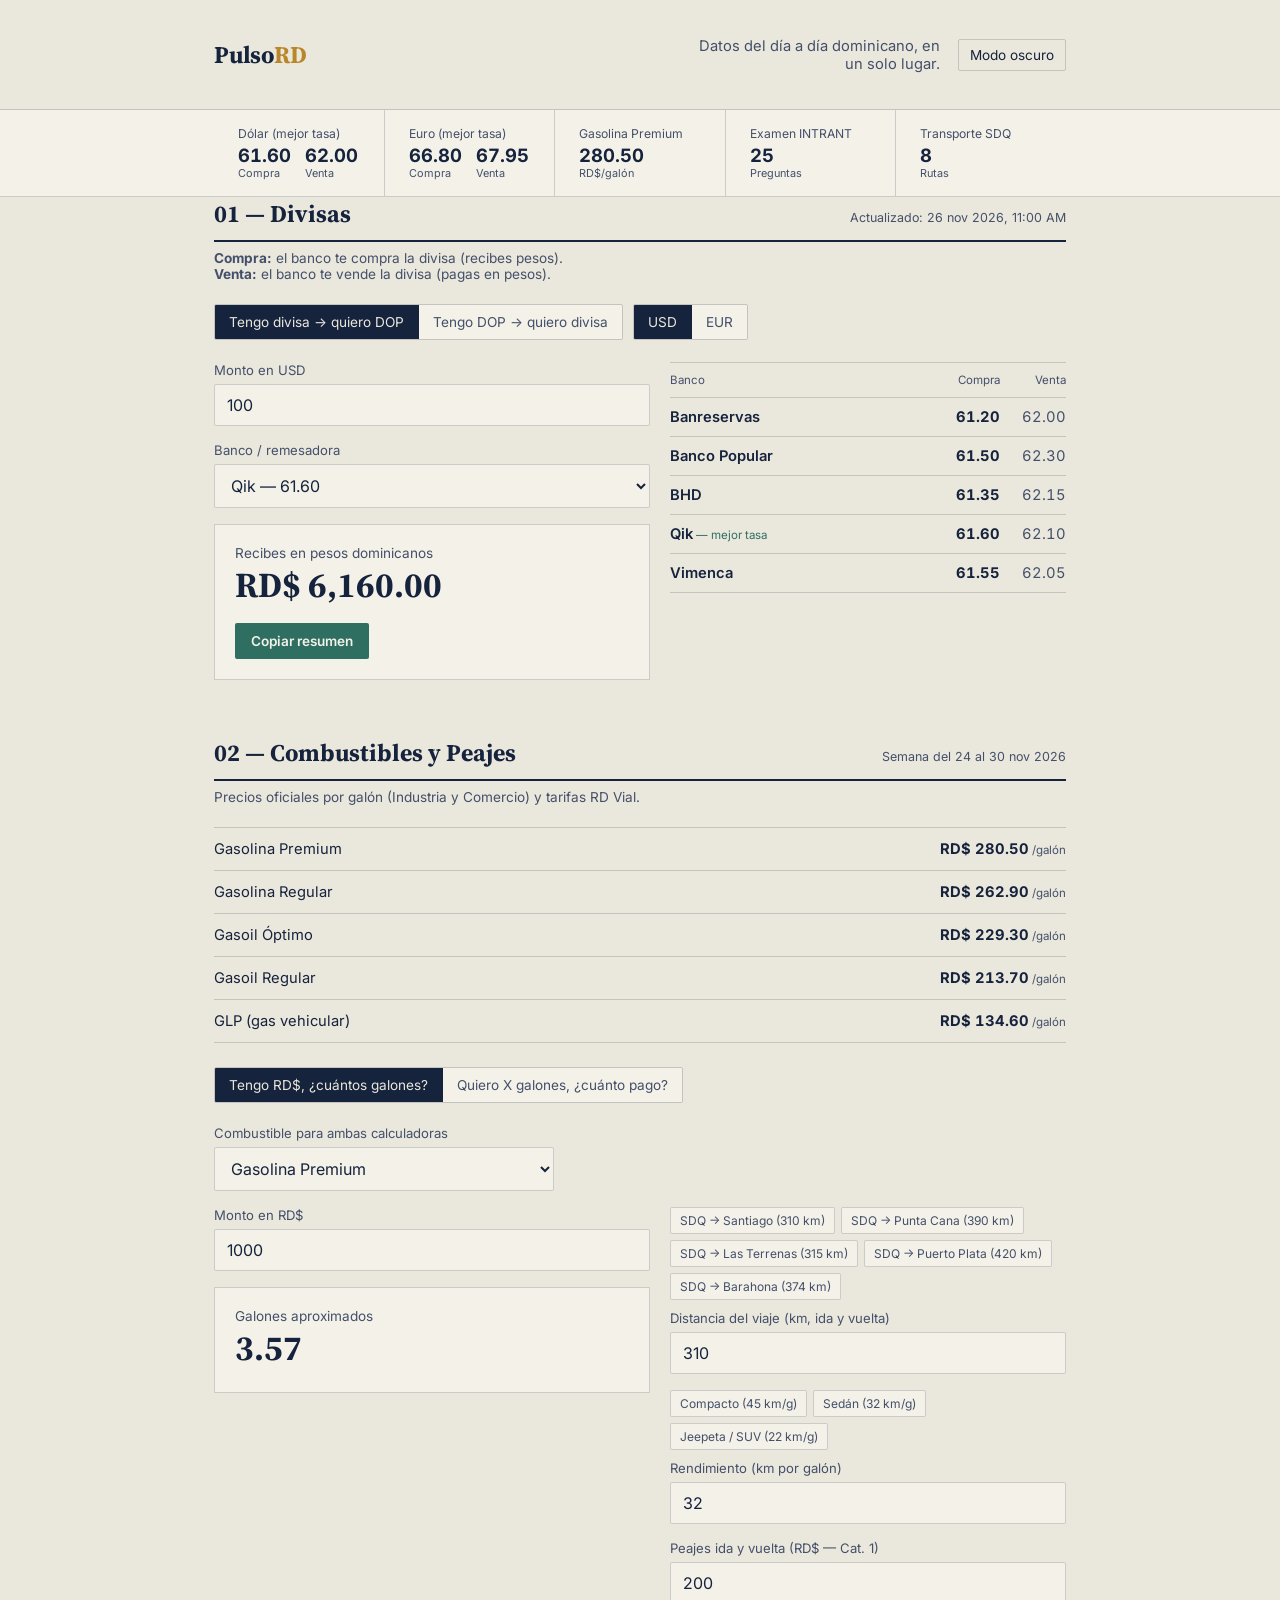
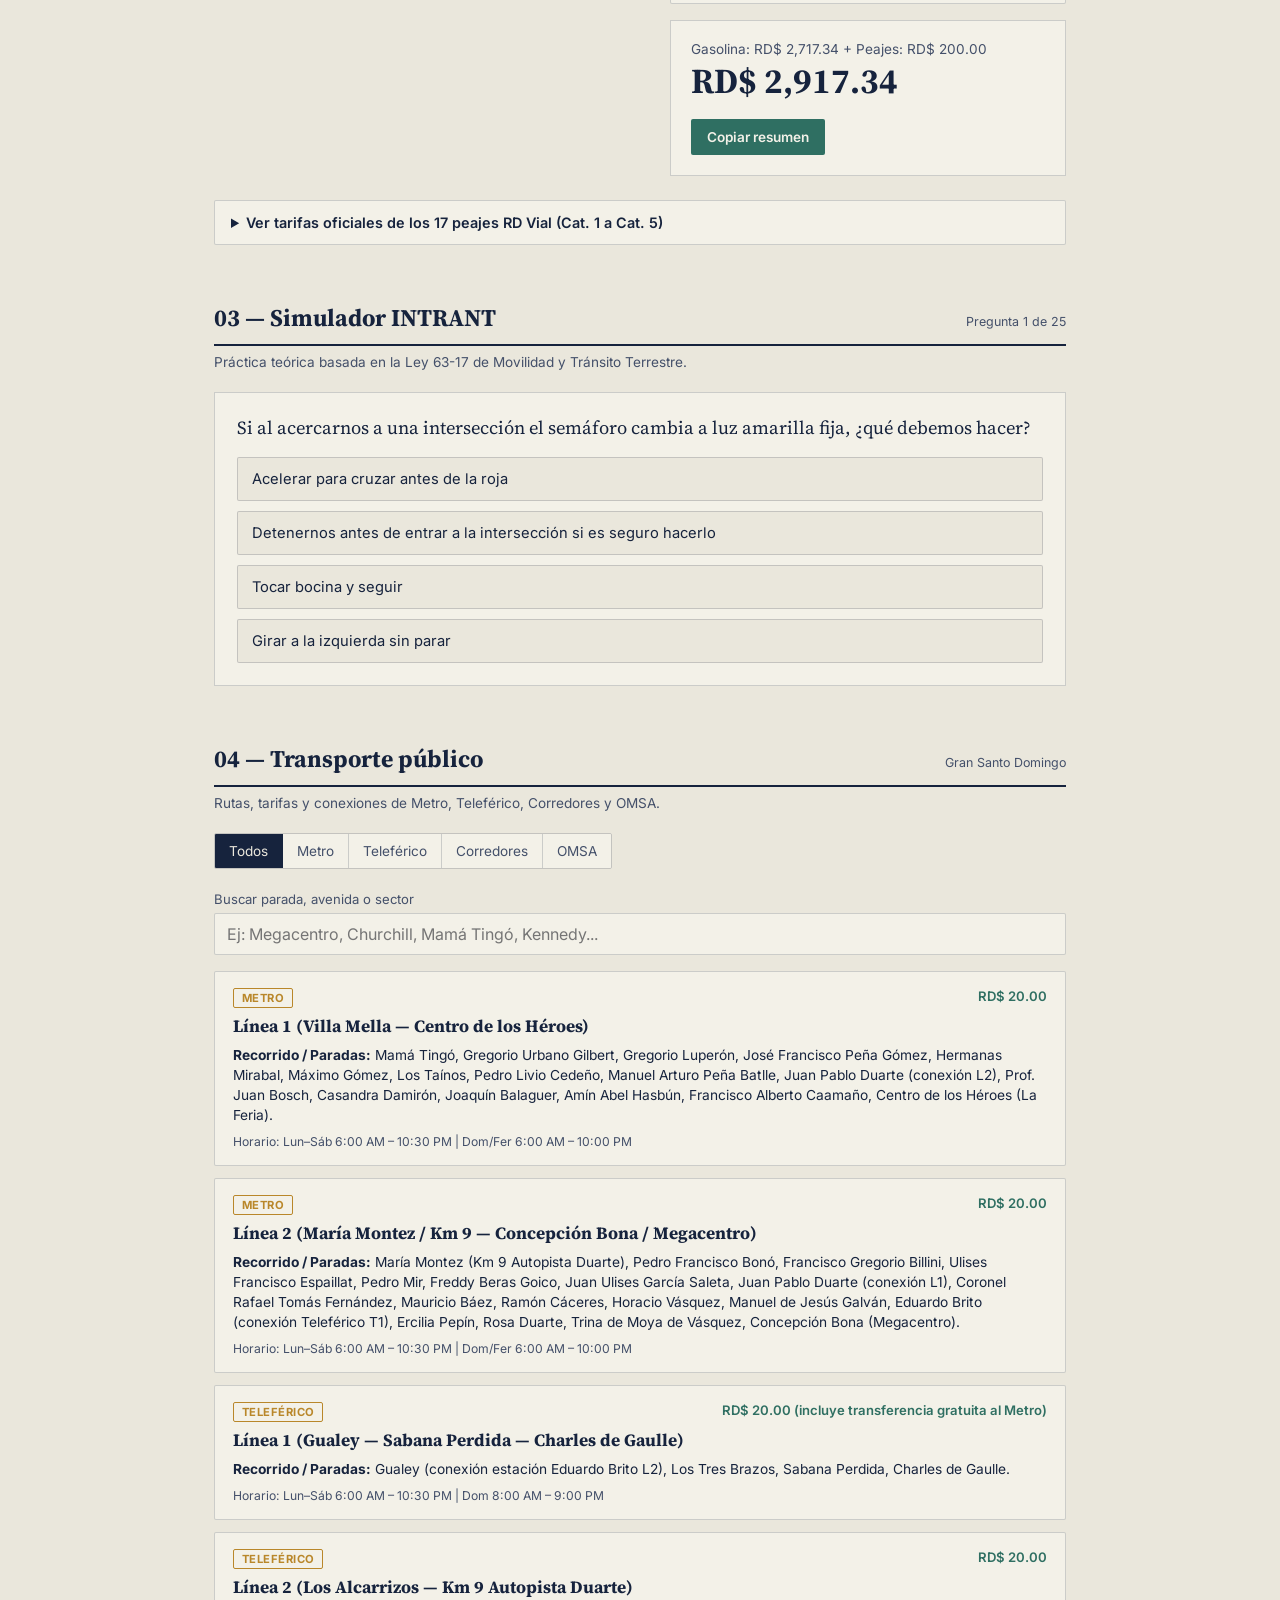
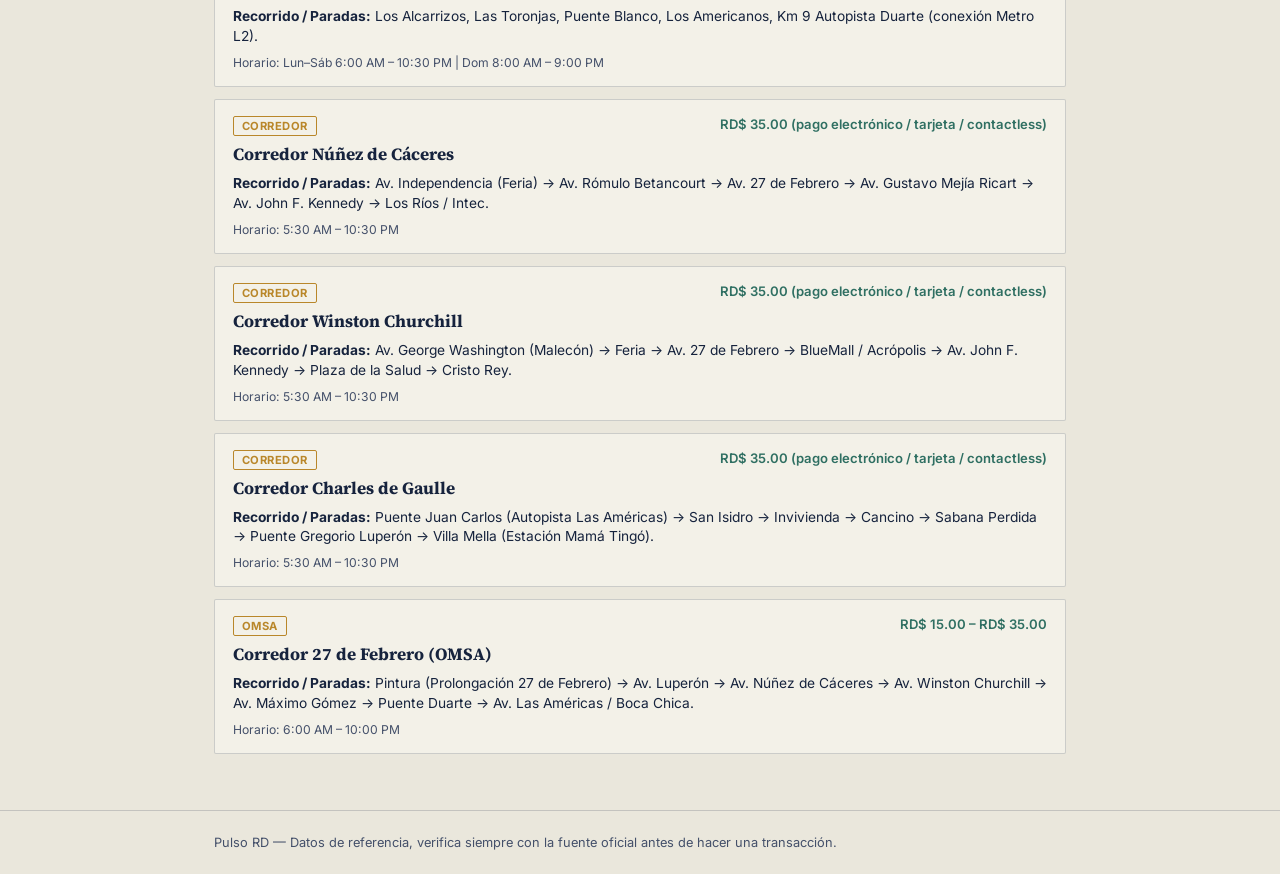
<file: index.html>
<!doctype html>
<html lang="es">
  <head>
    <meta charset="UTF-8" />
    <meta
      name="viewport"
      content="width=device-width, initial-scale=1, viewport-fit=cover"
    />
    <title>
      Pulso RD — Divisas, Combustibles, Peajes, INTRANT y Transporte en RD
    </title>
    <meta
      name="description"
      content="Consulta las tasas del dólar y euro por banco en República Dominicana, precios de combustibles y los 17 peajes RD Vial, simulador teórico INTRANT y rutas de transporte público."
    />
    <meta name="theme-color" content="#16233D" />
    <meta
      name="google-site-verification"
      content="N6BJNzlX5r4qp-QN3azpFj_pP9UmN_sOT3diTrfNflU"
    />
    <link rel="canonical" href="https://nutriasuave.github.io/pulso-rd/" />
    <link rel="icon" type="image/svg+xml" href="favicon.svg" />
    <link rel="apple-touch-icon" href="apple-touch-icon.png" />
    <link rel="manifest" href="manifest.json" />
    <meta name="mobile-web-app-capable" content="yes" />
    <meta name="apple-mobile-web-app-capable" content="yes" />
    <meta
      name="apple-mobile-web-app-status-bar-style"
      content="black-translucent"
    />
    <meta name="apple-mobile-web-app-title" content="Pulso RD" />

    <!-- Vista previa profesional al compartir en WhatsApp y redes -->
    <meta property="og:type" content="website" />
    <meta property="og:site_name" content="Pulso RD" />
    <meta
      property="og:title"
      content="Pulso RD — Herramientas y datos del día a día dominicano"
    />
    <meta
      property="og:description"
      content="Comparador de tasas USD/EUR por banco, calculadora de combustibles y los 17 peajes RD Vial, examen práctico INTRANT y rutas de transporte público."
    />
    <meta property="og:url" content="https://nutriasuave.github.io/pulso-rd/" />
    <meta
      property="og:image"
      content="https://nutriasuave.github.io/pulso-rd/og-image.png"
    />
    <meta property="og:image:width" content="1200" />
    <meta property="og:image:height" content="630" />
    <meta name="twitter:card" content="summary_large_image" />

    <link rel="preconnect" href="https://fonts.googleapis.com" />
    <link rel="preconnect" href="https://fonts.gstatic.com" crossorigin />
    <link
      href="https://fonts.googleapis.com/css2?family=Source+Serif+4:opsz,wght@8..60,500;8..60,700&family=Inter:wght@400;500;600;700&display=swap"
      rel="stylesheet"
    />
    <style>
      :root {
        --paper: #eae7dc;
        --paper-raised: #f3f1e8;
        --ink: #16233d;
        --ink-soft: #44506a;
        --gold: #b9872a;
        --sea: #2f6f62;
        --danger: #b04a3c;
        --line: rgba(22, 35, 61, 0.18);
        --radius: 2px;
        color-scheme: light;
      }
      @media (prefers-color-scheme: dark) {
        :root:not([data-theme="light"]) {
          --paper: #141a24;
          --paper-raised: #1b2230;
          --ink: #ece7da;
          --ink-soft: #aeb6c6;
          --gold: #d9a94a;
          --sea: #5fa396;
          --danger: #d97365;
          --line: rgba(236, 231, 218, 0.18);
          color-scheme: dark;
        }
      }
      :root[data-theme="dark"] {
        --paper: #141a24;
        --paper-raised: #1b2230;
        --ink: #ece7da;
        --ink-soft: #aeb6c6;
        --gold: #d9a94a;
        --sea: #5fa396;
        --danger: #d97365;
        --line: rgba(236, 231, 218, 0.18);
        color-scheme: dark;
      }
      * {
        box-sizing: border-box;
      }
      html {
        scroll-behavior: smooth;
      }
      html,
      body {
        margin: 0;
        padding: 0;
        background: var(--paper);
        color: var(--ink);
      }
      body {
        font-family: "Inter", sans-serif;
        padding-top: env(safe-area-inset-top, 0px);
        padding-bottom: env(safe-area-inset-bottom, 0px);
        -webkit-font-smoothing: antialiased;
      }
      h1,
      h2,
      h3 {
        font-family: "Source Serif 4", serif;
        margin: 0;
        font-weight: 700;
      }
      .wrap {
        max-width: 900px;
        margin: 0 auto;
        padding: 0 24px;
      }

      header.top {
        border-bottom: 1px solid var(--line);
        padding: 22px 0;
      }
      .brandrow {
        display: flex;
        align-items: center;
        justify-content: space-between;
        gap: 16px;
        flex-wrap: wrap;
      }
      .brand {
        font-size: 1.5rem;
        letter-spacing: -0.01em;
      }
      .brand em {
        font-style: normal;
        color: var(--gold);
      }
      .headerRight {
        display: flex;
        align-items: center;
        gap: 18px;
      }
      .tagline {
        color: var(--ink-soft);
        font-size: 0.92rem;
        max-width: 28ch;
        text-align: right;
      }
      .themeBtn {
        background: none;
        border: 1px solid var(--line);
        color: var(--ink);
        border-radius: var(--radius);
        padding: 7px 11px;
        font-family: "Inter", sans-serif;
        font-size: 0.85rem;
        cursor: pointer;
        flex-shrink: 0;
      }
      .themeBtn:hover {
        border-color: var(--gold);
      }

      .ticker {
        border-bottom: 1px solid var(--line);
        background: var(--paper-raised);
      }
      .ticker-row {
        display: flex;
        overflow-x: auto;
      }
      .tick {
        flex: 1 1 0;
        min-width: 170px;
        padding: 16px 24px;
        border-right: 1px solid var(--line);
        text-decoration: none;
        color: inherit;
        display: block;
      }
      .tick:hover {
        background: rgba(185, 135, 42, 0.08);
      }
      .tick:last-child {
        border-right: none;
      }
      .tick .label {
        font-size: 0.76rem;
        color: var(--ink-soft);
      }
      .tick .pair {
        display: flex;
        gap: 14px;
        margin-top: 3px;
        font-variant-numeric: tabular-nums;
      }
      .tick .pair .v {
        font-weight: 700;
        font-size: 1.15rem;
      }
      .tick .pair .k {
        font-size: 0.68rem;
        color: var(--ink-soft);
        display: block;
        font-weight: 400;
      }

      main {
        padding: 40px 0 80px;
      }
      section {
        margin-bottom: 56px;
        scroll-margin-top: 20px;
      }
      .section-head {
        display: flex;
        align-items: baseline;
        justify-content: space-between;
        border-bottom: 2px solid var(--ink);
        padding-bottom: 10px;
        margin-bottom: 8px;
        flex-wrap: wrap;
        gap: 6px;
      }
      .section-head h2 {
        font-size: 1.5rem;
      }
      .section-head .note {
        font-size: 0.78rem;
        color: var(--ink-soft);
      }
      .section-sub {
        font-size: 0.85rem;
        color: var(--ink-soft);
        margin: 0 0 22px;
      }

      .toggles {
        display: flex;
        gap: 10px;
        flex-wrap: wrap;
        margin-bottom: 22px;
      }
      .toggle-group {
        display: inline-flex;
        border: 1px solid var(--line);
        border-radius: var(--radius);
        overflow: hidden;
      }
      .toggle-group button {
        background: var(--paper-raised);
        color: var(--ink-soft);
        border: none;
        padding: 9px 14px;
        font-family: "Inter", sans-serif;
        font-size: 0.85rem;
        cursor: pointer;
        border-right: 1px solid var(--line);
      }
      .toggle-group button:last-child {
        border-right: none;
      }
      .toggle-group button.active {
        background: var(--ink);
        color: var(--paper);
      }

      .calc {
        display: grid;
        grid-template-columns: 1fr;
        gap: 20px;
      }
      @media (min-width: 640px) {
        .calc {
          grid-template-columns: 1.1fr 1fr;
        }
      }
      .field {
        margin-bottom: 16px;
      }
      label {
        display: block;
        font-size: 0.82rem;
        color: var(--ink-soft);
        margin-bottom: 6px;
      }
      input,
      select {
        width: 100%;
        font-family: "Inter", sans-serif;
        font-size: 1rem;
        padding: 10px 12px;
        background: var(--paper-raised);
        border: 1px solid var(--line);
        border-radius: var(--radius);
        color: var(--ink);
      }
      input:focus,
      select:focus {
        outline: 2px solid var(--gold);
        outline-offset: 1px;
      }

      .bank-rates {
        border-top: 1px solid var(--line);
      }
      .head-row,
      .bank-row {
        display: grid;
        grid-template-columns: 1fr 54px 54px;
        align-items: center;
        gap: 12px;
        padding: 10px 0;
        border-bottom: 1px solid var(--line);
      }
      .head-row {
        font-size: 0.72rem;
        color: var(--ink-soft);
      }
      .head-row span:not(:first-child),
      .bank-row .num {
        text-align: right;
        font-variant-numeric: tabular-nums;
      }
      .bank-row {
        font-size: 0.92rem;
      }
      .bank-row .name {
        font-weight: 600;
      }
      .bank-row .num.used {
        color: var(--ink);
        font-weight: 700;
      }
      .bank-row .num:not(.used) {
        color: var(--ink-soft);
      }
      .bank-row.best .name::after {
        content: " — mejor tasa";
        font-weight: 400;
        color: var(--sea);
        font-size: 0.72rem;
      }

      .result {
        background: var(--paper-raised);
        border: 1px solid var(--line);
        padding: 20px;
        margin-top: 4px;
      }
      .result .big {
        font-family: "Source Serif 4", serif;
        font-size: 2.2rem;
        font-weight: 700;
        font-variant-numeric: tabular-nums;
      }
      .result .small {
        color: var(--ink-soft);
        font-size: 0.85rem;
      }
      .shareBtn,
      .quizBtn {
        margin-top: 14px;
        background: var(--sea);
        color: var(--paper-raised);
        border: none;
        padding: 10px 16px;
        border-radius: var(--radius);
        font-family: "Inter", sans-serif;
        font-size: 0.85rem;
        font-weight: 600;
        cursor: pointer;
      }
      .shareBtn:hover,
      .quizBtn:hover {
        opacity: 0.9;
      }
      .shareBtn.copied {
        background: var(--gold);
      }

      .fuel-table {
        border-top: 1px solid var(--line);
        margin-bottom: 24px;
      }
      .fuel-row {
        display: grid;
        grid-template-columns: 1fr 140px;
        gap: 12px;
        padding: 12px 0;
        border-bottom: 1px solid var(--line);
        font-size: 0.92rem;
      }
      .fuel-row .price {
        text-align: right;
        font-weight: 700;
        font-variant-numeric: tabular-nums;
        white-space: nowrap;
      }
      .fuel-row .unit {
        font-size: 0.72rem;
        color: var(--ink-soft);
        font-weight: 400;
      }

      .chips {
        display: flex;
        flex-wrap: wrap;
        gap: 6px;
        margin-bottom: 10px;
      }
      .chip {
        background: var(--paper-raised);
        border: 1px solid var(--line);
        color: var(--ink-soft);
        padding: 5px 9px;
        font-size: 0.75rem;
        border-radius: var(--radius);
        cursor: pointer;
        font-family: "Inter", sans-serif;
      }
      .chip:hover {
        border-color: var(--gold);
        color: var(--ink);
      }

      /* ---------- Tabla de los 17 Peajes RD Vial ---------- */
      .toll-details {
        margin-top: 24px;
        border: 1px solid var(--line);
        background: var(--paper-raised);
        border-radius: var(--radius);
      }
      .toll-details summary {
        padding: 13px 16px;
        font-weight: 600;
        font-size: 0.9rem;
        cursor: pointer;
        color: var(--ink);
      }
      .toll-details summary:hover {
        color: var(--gold);
      }
      .toll-wrap {
        overflow-x: auto;
        border-top: 1px solid var(--line);
      }
      .toll-table {
        width: 100%;
        border-collapse: collapse;
        font-size: 0.84rem;
        min-width: 540px;
      }
      .toll-table th,
      .toll-table td {
        padding: 9px 12px;
        border-bottom: 1px solid var(--line);
        text-align: right;
        font-variant-numeric: tabular-nums;
      }
      .toll-table th:first-child,
      .toll-table td:first-child {
        text-align: left;
        font-weight: 500;
      }
      .toll-table th {
        font-size: 0.74rem;
        color: var(--ink-soft);
        background: var(--paper);
      }
      .toll-table th small {
        font-weight: 400;
        font-size: 0.66rem;
      }
      .toll-corridor td {
        background: rgba(185, 135, 42, 0.1);
        font-weight: 700 !important;
        color: var(--gold);
        font-size: 0.76rem;
        text-transform: uppercase;
        letter-spacing: 0.04em;
      }

      /* ---------- 03 Simulador INTRANT ---------- */
      .quiz-box {
        background: var(--paper-raised);
        border: 1px solid var(--line);
        padding: 22px;
      }
      .quiz-q {
        font-family: "Source Serif 4", serif;
        font-size: 1.15rem;
        margin-bottom: 16px;
        line-height: 1.4;
      }
      .quiz-opts {
        display: flex;
        flex-direction: column;
        gap: 10px;
      }
      .quiz-opt {
        text-align: left;
        background: var(--paper);
        border: 1px solid var(--line);
        color: var(--ink);
        padding: 12px 14px;
        font-family: "Inter", sans-serif;
        font-size: 0.92rem;
        cursor: pointer;
        border-radius: var(--radius);
      }
      .quiz-opt:hover:not(:disabled) {
        border-color: var(--gold);
      }
      .quiz-opt.ok {
        border-color: var(--sea);
        background: rgba(47, 111, 98, 0.15);
        font-weight: 600;
      }
      .quiz-opt.bad {
        border-color: var(--danger);
        background: rgba(176, 74, 60, 0.15);
      }
      .quiz-explain {
        margin-top: 14px;
        font-size: 0.86rem;
        color: var(--ink-soft);
        padding-top: 12px;
        border-top: 1px solid var(--line);
      }

      /* ---------- 04 Transporte ---------- */
      .route-list {
        display: flex;
        flex-direction: column;
        gap: 12px;
      }
      .route-card {
        background: var(--paper-raised);
        border: 1px solid var(--line);
        padding: 16px 18px;
        border-radius: var(--radius);
      }
      .route-top {
        display: flex;
        justify-content: space-between;
        align-items: flex-start;
        gap: 12px;
        margin-bottom: 6px;
        flex-wrap: wrap;
      }
      .route-badge {
        font-size: 0.7rem;
        font-weight: 700;
        text-transform: uppercase;
        letter-spacing: 0.04em;
        padding: 2px 8px;
        border: 1px solid var(--gold);
        color: var(--gold);
        border-radius: var(--radius);
      }
      .route-fare {
        font-size: 0.82rem;
        font-weight: 600;
        color: var(--sea);
      }
      .route-title {
        font-family: "Source Serif 4", serif;
        font-size: 1.08rem;
        font-weight: 700;
        margin: 4px 0 8px;
      }
      .route-stops {
        font-size: 0.86rem;
        color: var(--ink);
        line-height: 1.45;
        margin: 0 0 8px;
      }
      .route-sched {
        font-size: 0.76rem;
        color: var(--ink-soft);
      }
      .route-empty {
        padding: 20px;
        text-align: center;
        color: var(--ink-soft);
        border: 1px dashed var(--line);
        font-size: 0.9rem;
      }

      footer {
        border-top: 1px solid var(--line);
        padding: 24px 0;
        font-size: 0.8rem;
        color: var(--ink-soft);
      }
    </style>
  </head>
  <body>
    <header class="top">
      <div class="wrap brandrow">
        <h1 class="brand">Pulso<em>RD</em></h1>
        <div class="headerRight">
          <p class="tagline">
            Datos del día a día dominicano, en un solo lugar.
          </p>
          <button class="themeBtn" id="themeToggle" aria-label="Cambiar tema">
            Modo oscuro
          </button>
        </div>
      </div>
    </header>

    <nav class="ticker" aria-label="Resumen rápido">
      <div class="wrap">
        <div class="ticker-row" id="tickerRow"></div>
      </div>
    </nav>

    <main class="wrap">
      <section id="divisas">
        <div class="section-head">
          <h2>01 — Divisas</h2>
          <span class="note" id="updatedNote"></span>
        </div>
        <div class="section-sub">
          <div>
            <strong>Compra:</strong> el banco te compra la divisa (recibes
            pesos).
          </div>
          <div>
            <strong>Venta:</strong> el banco te vende la divisa (pagas en
            pesos).
          </div>
        </div>

        <div class="toggles">
          <div
            class="toggle-group"
            id="dirToggle"
            role="group"
            aria-label="Dirección del cambio"
          >
            <button data-dir="buy" class="active" aria-pressed="true">
              Tengo divisa → quiero DOP
            </button>
            <button data-dir="sell" aria-pressed="false">
              Tengo DOP → quiero divisa
            </button>
          </div>
          <div
            class="toggle-group"
            id="curToggle"
            role="group"
            aria-label="Moneda"
          >
            <button data-cur="USD" class="active" aria-pressed="true">
              USD
            </button>
            <button data-cur="EUR" aria-pressed="false">EUR</button>
          </div>
        </div>

        <div class="calc">
          <div>
            <div class="field">
              <label id="amountLabel" for="amount">Monto en USD</label>
              <input type="number" id="amount" value="100" min="0" step="1" />
            </div>
            <div class="field">
              <label for="bank">Banco / remesadora</label>
              <select id="bank"></select>
            </div>
            <div class="result">
              <div class="small" id="resultLabel">
                Recibes en pesos dominicanos
              </div>
              <div class="big" id="resultValue" aria-live="polite">
                RD$ 0.00
              </div>
              <button class="shareBtn" id="shareBtn">Copiar resumen</button>
            </div>
          </div>
          <div>
            <div class="bank-rates">
              <div class="head-row">
                <span>Banco</span><span>Compra</span><span>Venta</span>
              </div>
              <div id="bankList"></div>
            </div>
          </div>
        </div>
      </section>

      <section id="combustibles">
        <div class="section-head">
          <h2>02 — Combustibles y Peajes</h2>
          <span class="note" id="fuelWeekNote"></span>
        </div>
        <p class="section-sub">
          Precios oficiales por galón (Industria y Comercio) y tarifas RD Vial.
        </p>

        <div class="fuel-table" id="fuelTable"></div>

        <div class="toggles">
          <div
            class="toggle-group"
            id="fuelModeToggle"
            role="group"
            aria-label="Modo de cálculo de combustible"
          >
            <button data-mode="byAmount" class="active" aria-pressed="true">
              Tengo RD$, ¿cuántos galones?
            </button>
            <button data-mode="byGallons" aria-pressed="false">
              Quiero X galones, ¿cuánto pago?
            </button>
          </div>
        </div>

        <div class="field" style="max-width: 340px">
          <label for="fuelType">Combustible para ambas calculadoras</label>
          <select id="fuelType"></select>
        </div>

        <div class="calc">
          <div>
            <div class="field">
              <label id="fuelAmountLabel" for="fuelAmount">Monto en RD$</label>
              <input
                type="number"
                id="fuelAmount"
                value="1000"
                min="0"
                step="50"
              />
            </div>
            <div class="result">
              <div class="small" id="fuelResultLabel">Galones aproximados</div>
              <div class="big" id="fuelResultValue" aria-live="polite">
                0.00
              </div>
            </div>
          </div>
          <div>
            <div class="chips" id="routeChips"></div>
            <div class="field">
              <label for="tripKm">Distancia del viaje (km, ida y vuelta)</label>
              <input type="number" id="tripKm" value="310" min="0" step="1" />
            </div>
            <div class="chips" id="engineChips"></div>
            <div class="field">
              <label for="tripEff">Rendimiento (km por galón)</label>
              <input type="number" id="tripEff" value="32" min="1" step="1" />
            </div>
            <div class="field">
              <label for="tripTolls">Peajes ida y vuelta (RD$ — Cat. 1)</label>
              <input
                type="number"
                id="tripTolls"
                value="200"
                min="0"
                step="50"
              />
            </div>
            <div class="result">
              <div class="small" id="tripBreakdown">Combustible + Peajes</div>
              <div class="big" id="tripResultValue" aria-live="polite">
                RD$ 0.00
              </div>
              <button class="shareBtn" id="tripShareBtn">Copiar resumen</button>
            </div>
          </div>
        </div>

        <details class="toll-details">
          <summary>
            Ver tarifas oficiales de los 17 peajes RD Vial (Cat. 1 a Cat. 5)
          </summary>
          <div class="toll-wrap">
            <table class="toll-table">
              <thead>
                <tr>
                  <th>Estación de Peaje</th>
                  <th>Cat. 1<br /><small>Carro/Jeep</small></th>
                  <th>Cat. 2<br /><small>2 ejes mell.</small></th>
                  <th>Cat. 3<br /><small>3-4 ejes</small></th>
                  <th>Cat. 4<br /><small>5-6 ejes</small></th>
                  <th>Cat. 5<br /><small>7+ ejes</small></th>
                </tr>
              </thead>
              <tbody id="tollTableBody"></tbody>
            </table>
          </div>
        </details>
      </section>

      <section id="intrant">
        <div class="section-head">
          <h2>03 — Simulador INTRANT</h2>
          <span class="note" id="quizProgress" aria-live="polite"
            >Pregunta 1 de 25</span
          >
        </div>
        <p class="section-sub">
          Práctica teórica basada en la Ley 63-17 de Movilidad y Tránsito
          Terrestre.
        </p>

        <div class="quiz-box" id="quizBox"></div>
      </section>

      <section id="transporte">
        <div class="section-head">
          <h2>04 — Transporte público</h2>
          <span class="note">Gran Santo Domingo</span>
        </div>
        <p class="section-sub">
          Rutas, tarifas y conexiones de Metro, Teleférico, Corredores y OMSA.
        </p>

        <div class="toggles">
          <div
            class="toggle-group"
            id="transportFilter"
            role="group"
            aria-label="Filtrar por tipo de transporte"
          >
            <button data-type="ALL" class="active" aria-pressed="true">
              Todos
            </button>
            <button data-type="Metro" aria-pressed="false">Metro</button>
            <button data-type="Teleférico" aria-pressed="false">
              Teleférico
            </button>
            <button data-type="Corredor" aria-pressed="false">
              Corredores
            </button>
            <button data-type="OMSA" aria-pressed="false">OMSA</button>
          </div>
        </div>

        <div class="field">
          <label for="transportSearch">Buscar parada, avenida o sector</label>
          <input
            type="search"
            id="transportSearch"
            placeholder="Ej: Megacentro, Churchill, Mamá Tingó, Kennedy..."
          />
        </div>

        <div class="route-list" id="routeList"></div>
      </section>
    </main>

    <footer>
      <div class="wrap">
        Pulso RD — Datos de referencia, verifica siempre con la fuente oficial
        antes de hacer una transacción.
      </div>
    </footer>

    <script>
      const UPDATED_AT = "26 nov 2026, 11:00 AM";

      const rates = {
        USD: [
          { name: "Banreservas", buy: 61.2, sell: 62.0 },
          { name: "Banco Popular", buy: 61.5, sell: 62.3 },
          { name: "BHD", buy: 61.35, sell: 62.15 },
          { name: "Qik", buy: 61.6, sell: 62.1 },
          { name: "Vimenca", buy: 61.55, sell: 62.05 },
        ],
        EUR: [
          { name: "Banreservas", buy: 66.1, sell: 68.4 },
          { name: "Banco Popular", buy: 66.7, sell: 68.1 },
          { name: "BHD", buy: 66.4, sell: 68.25 },
          { name: "Qik", buy: 66.8, sell: 67.95 },
          { name: "Vimenca", buy: 66.55, sell: 68.05 },
        ],
      };

      const fuels = [
        { id: "premium", name: "Gasolina Premium", price: 280.5 },
        { id: "regular", name: "Gasolina Regular", price: 262.9 },
        { id: "optimo", name: "Gasoil Óptimo", price: 229.3 },
        { id: "gasoilReg", name: "Gasoil Regular", price: 213.7 },
        { id: "glp", name: "GLP (gas vehicular)", price: 134.6 },
      ];

      const FUEL_WEEK_LABEL = "Semana del 24 al 30 nov 2026";

      /* ---------- Los 17 Peajes Oficiales de RD Vial (Tarifas por pasada en RD$) ---------- */
      const tollsData = [
        // Corredor Este
        {
          name: "Las Américas (Autopista Las Américas)",
          corridor: "Este",
          cat1: 100,
          cat2: 200,
          cat3: 300,
          cat4: 400,
          cat5: 600,
        },
        {
          name: "La Romana (Circunvalación de La Romana)",
          corridor: "Este",
          cat1: 100,
          cat2: 200,
          cat3: 300,
          cat4: 400,
          cat5: 600,
        },
        {
          name: "Coral 1 (Autopista del Coral)",
          corridor: "Este",
          cat1: 100,
          cat2: 200,
          cat3: 300,
          cat4: 400,
          cat5: 600,
        },
        {
          name: "Coral 2 (Autopista del Coral)",
          corridor: "Este",
          cat1: 100,
          cat2: 200,
          cat3: 300,
          cat4: 400,
          cat5: 600,
        },
        // Corredor Nordeste (Samaná)
        {
          name: "Marbella (Autopista del Nordeste)",
          corridor: "Nordeste",
          cat1: 60,
          cat2: 120,
          cat3: 180,
          cat4: 240,
          cat5: 240,
        },
        {
          name: "Guaraguao (Autopista del Nordeste)",
          corridor: "Nordeste",
          cat1: 200,
          cat2: 300,
          cat3: 400,
          cat4: 500,
          cat5: 600,
        },
        {
          name: "El Naranjal (Autopista del Nordeste)",
          corridor: "Nordeste",
          cat1: 200,
          cat2: 300,
          cat3: 400,
          cat4: 500,
          cat5: 600,
        },
        {
          name: "El Catey (Bulevar Turístico del Atlántico)",
          corridor: "Nordeste",
          cat1: 400,
          cat2: 1000,
          cat3: 1300,
          cat4: 1600,
          cat5: 1900,
        },
        // Corredor Norte (Cibao)
        {
          name: "Duarte (Km 32 Autopista Duarte)",
          corridor: "Norte",
          cat1: 100,
          cat2: 200,
          cat3: 300,
          cat4: 400,
          cat5: 600,
        },
        {
          name: "Circunvalación Norte de Santiago",
          corridor: "Norte",
          cat1: 100,
          cat2: 200,
          cat3: 300,
          cat4: 400,
          cat5: 600,
        },
        // Corredor Sur
        {
          name: "6 de Noviembre (Autopista 6 de Noviembre)",
          corridor: "Sur",
          cat1: 100,
          cat2: 200,
          cat3: 300,
          cat4: 400,
          cat5: 600,
        },
        {
          name: "Sánchez (Carretera Sánchez)",
          corridor: "Sur",
          cat1: 100,
          cat2: 200,
          cat3: 300,
          cat4: 400,
          cat5: 600,
        },
        {
          name: "Circunvalación de Azua",
          corridor: "Sur",
          cat1: 100,
          cat2: 200,
          cat3: 300,
          cat4: 400,
          cat5: 600,
        },
        // Gran Santo Domingo
        {
          name: "Circunvalación Juan Bosch — Tramo 1",
          corridor: "Santo Domingo",
          cat1: 100,
          cat2: 200,
          cat3: 300,
          cat4: 400,
          cat5: 600,
        },
        {
          name: "Circunvalación Juan Bosch — Tramo 2",
          corridor: "Santo Domingo",
          cat1: 100,
          cat2: 200,
          cat3: 300,
          cat4: 400,
          cat5: 600,
        },
        {
          name: "Circunvalación Juan Bosch — Tramo 2B",
          corridor: "Santo Domingo",
          cat1: 100,
          cat2: 200,
          cat3: 300,
          cat4: 400,
          cat5: 600,
        },
        {
          name: "Avenida Ecológica",
          corridor: "Santo Domingo",
          cat1: 100,
          cat2: 200,
          cat3: 300,
          cat4: 400,
          cat5: 600,
        },
      ];

      // km y peajes totales (ida y vuelta, Categoría 1)
      const popularRoutes = [
        {
          label: "SDQ → Santiago",
          km: 310,
          tollsRoundTrip: 200,
          tollNote: "Peaje Duarte (RD$100 ida + RD$100 vuelta)",
        },
        {
          label: "SDQ → Punta Cana",
          km: 390,
          tollsRoundTrip: 800,
          tollNote: "4 peajes por vía: Las Américas, Romana, Coral 1 y 2",
        },
        {
          label: "SDQ → Las Terrenas",
          km: 315,
          tollsRoundTrip: 1800,
          tollNote:
            "4 peajes por vía: Marbella, Guaraguao, Naranjal y El Catey",
        },
        {
          label: "SDQ → Puerto Plata",
          km: 420,
          tollsRoundTrip: 200,
          tollNote: "Peaje Duarte (RD$100 ida + RD$100 vuelta)",
        },
        {
          label: "SDQ → Barahona",
          km: 374,
          tollsRoundTrip: 400,
          tollNote: "2 peajes por vía: 6 de Noviembre y Circunvalación Azua",
        },
      ];

      const enginePresets = [
        { label: "Compacto", kmPerGallon: 45 },
        { label: "Sedán", kmPerGallon: 32 },
        { label: "Jeepeta / SUV", kmPerGallon: 22 },
      ];

      /* ---------- 25 Preguntas Oficiales Examen Teórico INTRANT (Ley 63-17) ---------- */
      const intrantQuestions = [
        {
          q: "¿A qué velocidad máxima está permitido circular en una zona escolar según el examen teórico del INTRANT?",
          options: ["15 km/h", "20 km/h", "40 km/h", "50 km/h"],
          correct: 1,
          explain:
            "El cuestionario oficial del INTRANT establece un límite máximo de 20 km/h en zonas escolares para proteger a los estudiantes.",
        },
        {
          q: "Según la Ley 63-17, ¿cuál es el rango de velocidad máxima permitida en zona urbana residencial, salvo señalización u ordenanza municipal distinta?",
          options: [
            "De 10 a 20 km/h",
            "De 30 a 60 km/h",
            "Siempre 80 km/h",
            "No existe límite en zona urbana",
          ],
          correct: 1,
          explain:
            "La Ley 63-17 establece un rango de 30 a 60 km/h en zona urbana residencial (no un número fijo). Además, los ayuntamientos pueden fijar límites propios por ordenanza — por ejemplo, el Distrito Nacional tiene una ordenanza vigente que fija 50 km/h en sus avenidas.",
        },
        {
          q: "¿Cuál es el período de vigencia de la licencia de conducir de Categoría 02 antes de cumplir los 65 años de edad?",
          options: ["2 años", "4 años", "5 años", "6 años"],
          correct: 1,
          explain:
            "La licencia Categoría 02 tiene una vigencia de 4 años hasta los 65 años de edad; a partir de los 65 años pasa a renovarse cada 2 años.",
        },
        {
          q: "¿Cuál es la tasa máxima de alcoholemia (gramos de alcohol por litro de sangre) permitida a un titular de permiso de aprendizaje?",
          options: [
            "0.0 g/l (tolerancia cero)",
            "0.2 g/l",
            "0.5 g/l",
            "0.8 g/l",
          ],
          correct: 0,
          explain:
            "El manual oficial del INTRANT establece que queda totalmente prohibida la conducción con un nivel de alcoholemia mayor a 0,0 g/l para titulares de un permiso de aprendizaje.",
        },
        {
          q: "En una situación de aglomeración o para rebasar a otro vehículo, ¿está permitido circular por el paseo o arcén?",
          options: [
            "Sí, si hay tapón",
            "Sí, con luces intermitentes",
            "No, está prohibido",
            "Solo en autopistas",
          ],
          correct: 2,
          explain:
            "Está terminantemente prohibido circular o rebasar utilizando el paseo o arcén; es exclusivo para emergencias.",
        },
        {
          q: "¿Qué indican las líneas blancas continuas empleadas como líneas de carril en la vía?",
          options: [
            "Se puede cambiar de carril con precaución",
            "Está prohibido cambiarse de carril",
            "Carril exclusivo de transporte pesado",
            "Zona de estacionamiento permitido",
          ],
          correct: 1,
          explain:
            "Las líneas blancas continuas indican que está prohibido cambiarse de carril; el conductor debe mantenerse dentro de su carril.",
        },
        {
          q: "¿Qué significa una línea continua simple amarilla en el centro de la vía?",
          options: [
            "Se puede adelantar en ambos sentidos",
            "Prohibido adelantar en ambos sentidos",
            "Solo informativa",
            "Carril exclusivo de motores",
          ],
          correct: 1,
          explain:
            "Una línea continua amarilla en el eje de la calzada prohíbe adelantar en ambos sentidos de circulación.",
        },
        {
          q: "¿Qué indica una señal triangular con borde rojo y fondo blanco?",
          options: [
            "Prohibición absoluta",
            "Advertencia o peligro",
            "Información turística",
            "Obligación",
          ],
          correct: 1,
          explain:
            "Las señales triangulares con borde rojo son preventivas: advierten sobre un peligro o condición especial más adelante en la vía.",
        },
        {
          q: "¿Qué indica una señal circular con borde rojo?",
          options: [
            "Advertencia",
            "Prohibición o restricción",
            "Servicio auxiliar",
            "Desvío",
          ],
          correct: 1,
          explain:
            "Las señales circulares con borde rojo indican prohibición o restricción (como límites de velocidad o prohibido girar).",
        },
        {
          q: "Según la Ley 63-17, ¿quién tiene prioridad de paso en una intersección sin semáforos ni señalización?",
          options: [
            "El vehículo más grande",
            "El vehículo que se aproxima por la derecha",
            "El que toca bocina primero",
            "El que circula más rápido",
          ],
          correct: 1,
          explain:
            "En intersecciones sin señalización, tiene preferencia de paso el vehículo que llega por la vía de la derecha.",
        },
        {
          q: "Si al acercarnos a una intersección el semáforo cambia a luz amarilla fija, ¿qué debemos hacer?",
          options: [
            "Acelerar para cruzar antes de la roja",
            "Detenernos antes de entrar a la intersección si es seguro hacerlo",
            "Tocar bocina y seguir",
            "Girar a la izquierda sin parar",
          ],
          correct: 1,
          explain:
            "La luz amarilla advierte que el paso está por cerrarse; el conductor debe detenerse antes de la línea de pare.",
        },
        {
          q: "¿Cómo deben ser transportados los niños de hasta seis (6) años en un vehículo de motor?",
          options: [
            "En el asiento delantero con cinturón",
            "En un asiento especial para infantes en el asiento trasero",
            "En los brazos de un adulto",
            "De pie detrás del conductor",
          ],
          correct: 1,
          explain:
            "La Ley 63-17 exige que los niños de hasta 6 años viajen en un sistema de retención infantil (asiento especial) homologado.",
        },
        {
          q: "¿Es obligatorio el uso del cinturón de seguridad para todos los ocupantes del vehículo?",
          options: [
            "Solo para el conductor",
            "Solo en los asientos delanteros",
            "Sí, para todos los pasajeros en cualquier asiento",
            "Solo fuera de la ciudad",
          ],
          correct: 2,
          explain:
            "Todos los ocupantes del vehículo deben llevar abrochado el cinturón de seguridad en todo momento.",
        },
        {
          q: "Hablar por el teléfono celular mientras se conduce utilizando un sistema de manos libres, ¿supone algún peligro?",
          options: [
            "No, es 100% seguro",
            "Sí, porque se pierde capacidad de concentración al volante",
            "Solo de noche",
            "Solo si llueve",
          ],
          correct: 1,
          explain:
            "Aunque se use manos libres, mantener una conversación telefónica reduce la atención y el tiempo de reacción del conductor.",
        },
        {
          q: "¿En qué horario es obligatorio encender las luces de cruce (cortas) junto a las luces de posición?",
          options: [
            "Solo después de medianoche",
            "Entre el ocaso y la salida del sol en todas las vías",
            "Solo en carreteras sin iluminación",
            "Únicamente cuando llueve",
          ],
          correct: 1,
          explain:
            "Es obligatorio llevar encendidas las luces desde la puesta del sol (ocaso) hasta su salida, tanto en zona urbana como rural.",
        },
        {
          q: "¿Cuál es la finalidad principal de las luces cortas o de cruce?",
          options: [
            "Alumbrar a larga distancia",
            "Alumbrar la vía sin deslumbrar a los demás conductores",
            "Sustituir las luces intermitentes",
            "Señalizar estacionamiento",
          ],
          correct: 1,
          explain:
            "Las luces cortas iluminan la calzada delante del vehículo sin encandilar a quienes vienen en sentido contrario.",
        },
        {
          q: "¿De qué color deben ser las luces cortas o de cruce delanteras de un vehículo?",
          options: ["Amarillas o rojas", "Blancas", "Azules", "Verdes"],
          correct: 1,
          explain:
            "Las luces frontales de cruce deben proyectar luz de color blanco.",
        },
        {
          q: "¿Qué debe hacer el conductor cuando un vehículo de emergencia se aproxima con sirena o luces encendidas?",
          options: [
            "Acelerar delante de él",
            "Tomar el carril derecho y reducir la velocidad hasta detenerse si es necesario",
            "Detenerse en el centro de la vía",
            "Ignorarlo si el semáforo está en verde",
          ],
          correct: 1,
          explain:
            "Se debe ceder el paso orillándose hacia la derecha con precaución y deteniéndose si hace falta.",
        },
        {
          q: "¿En qué consiste el Sistema de Licencia por Puntos establecido por la Ley 63-17?",
          options: [
            "En dar descuentos en peajes por buen manejo",
            "En otorgar un crédito de puntos que se van reduciendo al cometer infracciones",
            "En sumar puntos para comprar vehículos",
            "En exonerar multas antiguas",
          ],
          correct: 1,
          explain:
            "Cada titular recibe una cantidad de puntos que se descuentan según la gravedad de las infracciones cometidas.",
        },
        {
          q: "Para mantener una posición correcta al volante, ¿cómo debe regularse el asiento del conductor?",
          options: [
            "Lo más pegado posible al guía",
            "De modo que al pisar a fondo los pedales, las piernas queden ligeramente flexionadas",
            "Totalmente reclinado hacia atrás",
            "Con los brazos completamente estirados y rígidos",
          ],
          correct: 1,
          explain:
            "Las piernas deben quedar ligeramente flexionadas al pisar los pedales para tener control total y evitar lesiones en caso de impacto.",
        },
        {
          q: "¿Qué se entiende por 'distancia de frenado'?",
          options: [
            "La distancia desde que ves el peligro hasta que pisas el freno",
            "La distancia que recorre el vehículo desde que se pisa el freno hasta detenerse por completo",
            "La separación mínima al estacionar",
            "El ancho de una intersección",
          ],
          correct: 1,
          explain:
            "La distancia de frenado es el espacio recorrido desde el instante en que se acciona el pedal de freno hasta la detención total.",
        },
        {
          q: "Para practicar un manejo preventivo seguro, ¿qué acciones son fundamentales?",
          options: [
            "Conducir siempre en el carril izquierdo",
            "Observar constantemente la vía, anticipar maniobras y mantener distancia de seguimiento",
            "Tocar bocina en cada esquina",
            "Frenar bruscamente para probar los neumáticos",
          ],
          correct: 1,
          explain:
            "El manejo defensivo o preventivo se basa en anticiparse al entorno y conservar una distancia prudente respecto al vehículo delantero.",
        },
        {
          q: "¿Qué función cumple la estructura del chasis y la carrocería moderna en caso de colisión?",
          options: [
            "Mantenerse completamente rígida sin deformarse",
            "Absorber la energía cinética deformándose de manera controlada para proteger la cabina",
            "Aumentar la velocidad del impacto",
            "Evitar el uso del cinturón",
          ],
          correct: 1,
          explain:
            "Las zonas de deformación programada absorben la energía del choque para reducir la fuerza que llega a los ocupantes.",
        },
        {
          q: "¿Qué elemento provoca la chispa en el interior de los motores de gasolina para encender la mezcla de aire y combustible?",
          options: [
            "Los inyectores",
            "Las bujías",
            "El alternador",
            "El radiador",
          ],
          correct: 1,
          explain:
            "Las bujías generan la chispa eléctrica que enciende la mezcla aire-combustible en los cilindros.",
        },
        {
          q: "¿Cubre el seguro obligatorio de vehículo la responsabilidad civil por daños a terceros?",
          options: [
            "No, solo cubre robo",
            "Sí, cubre daños corporales y materiales a terceros dentro de los límites de la póliza",
            "Solo cubre al conductor culpable",
            "Únicamente si el choque ocurre en autopista",
          ],
          correct: 1,
          explain:
            "El seguro obligatorio de ley cubre la responsabilidad civil por daños personales y materiales causados a terceros hasta el límite contratado.",
        },
      ];

      /* ---------- Datos Módulo 04: Transporte Público ---------- */
      const transportRoutes = [
        {
          type: "Metro",
          name: "Línea 1 (Villa Mella — Centro de los Héroes)",
          fare: "RD$ 20.00",
          schedule: "Lun–Sáb 6:00 AM – 10:30 PM | Dom/Fer 6:00 AM – 10:00 PM",
          stops:
            "Mamá Tingó, Gregorio Urbano Gilbert, Gregorio Luperón, José Francisco Peña Gómez, Hermanas Mirabal, Máximo Gómez, Los Taínos, Pedro Livio Cedeño, Manuel Arturo Peña Batlle, Juan Pablo Duarte (conexión L2), Prof. Juan Bosch, Casandra Damirón, Joaquín Balaguer, Amín Abel Hasbún, Francisco Alberto Caamaño, Centro de los Héroes (La Feria).",
        },
        {
          type: "Metro",
          name: "Línea 2 (María Montez / Km 9 — Concepción Bona / Megacentro)",
          fare: "RD$ 20.00",
          schedule: "Lun–Sáb 6:00 AM – 10:30 PM | Dom/Fer 6:00 AM – 10:00 PM",
          stops:
            "María Montez (Km 9 Autopista Duarte), Pedro Francisco Bonó, Francisco Gregorio Billini, Ulises Francisco Espaillat, Pedro Mir, Freddy Beras Goico, Juan Ulises García Saleta, Juan Pablo Duarte (conexión L1), Coronel Rafael Tomás Fernández, Mauricio Báez, Ramón Cáceres, Horacio Vásquez, Manuel de Jesús Galván, Eduardo Brito (conexión Teleférico T1), Ercilia Pepín, Rosa Duarte, Trina de Moya de Vásquez, Concepción Bona (Megacentro).",
        },
        {
          type: "Teleférico",
          name: "Línea 1 (Gualey — Sabana Perdida — Charles de Gaulle)",
          fare: "RD$ 20.00 (incluye transferencia gratuita al Metro)",
          schedule: "Lun–Sáb 6:00 AM – 10:30 PM | Dom 8:00 AM – 9:00 PM",
          stops:
            "Gualey (conexión estación Eduardo Brito L2), Los Tres Brazos, Sabana Perdida, Charles de Gaulle.",
        },
        {
          type: "Teleférico",
          name: "Línea 2 (Los Alcarrizos — Km 9 Autopista Duarte)",
          fare: "RD$ 20.00",
          schedule: "Lun–Sáb 6:00 AM – 10:30 PM | Dom 8:00 AM – 9:00 PM",
          stops:
            "Los Alcarrizos, Las Toronjas, Puente Blanco, Los Americanos, Km 9 Autopista Duarte (conexión Metro L2).",
        },
        {
          type: "Corredor",
          name: "Corredor Núñez de Cáceres",
          fare: "RD$ 35.00 (pago electrónico / tarjeta / contactless)",
          schedule: "5:30 AM – 10:30 PM",
          stops:
            "Av. Independencia (Feria) → Av. Rómulo Betancourt → Av. 27 de Febrero → Av. Gustavo Mejía Ricart → Av. John F. Kennedy → Los Ríos / Intec.",
        },
        {
          type: "Corredor",
          name: "Corredor Winston Churchill",
          fare: "RD$ 35.00 (pago electrónico / tarjeta / contactless)",
          schedule: "5:30 AM – 10:30 PM",
          stops:
            "Av. George Washington (Malecón) → Feria → Av. 27 de Febrero → BlueMall / Acrópolis → Av. John F. Kennedy → Plaza de la Salud → Cristo Rey.",
        },
        {
          type: "Corredor",
          name: "Corredor Charles de Gaulle",
          fare: "RD$ 35.00 (pago electrónico / tarjeta / contactless)",
          schedule: "5:30 AM – 10:30 PM",
          stops:
            "Puente Juan Carlos (Autopista Las Américas) → San Isidro → Invivienda → Cancino → Sabana Perdida → Puente Gregorio Luperón → Villa Mella (Estación Mamá Tingó).",
        },
        {
          type: "OMSA",
          name: "Corredor 27 de Febrero (OMSA)",
          fare: "RD$ 15.00 – RD$ 35.00",
          schedule: "6:00 AM – 10:00 PM",
          stops:
            "Pintura (Prolongación 27 de Febrero) → Av. Luperón → Av. Núñez de Cáceres → Av. Winston Churchill → Av. Máximo Gómez → Puente Duarte → Av. Las Américas / Boca Chica.",
        },
      ];
    </script>
    <script>
      /* ---------- Tema ---------- */
      const themeToggle = document.getElementById("themeToggle");

      function systemPrefersDark() {
        return (
          window.matchMedia &&
          window.matchMedia("(prefers-color-scheme: dark)").matches
        );
      }

      function applyTheme(theme) {
        if (theme) document.documentElement.setAttribute("data-theme", theme);
        else document.documentElement.removeAttribute("data-theme");

        const effectiveDark = theme ? theme === "dark" : systemPrefersDark();
        themeToggle.textContent = effectiveDark ? "Modo claro" : "Modo oscuro";
      }

      let savedTheme = null;
      try {
        savedTheme = localStorage.getItem("pulsoRdTheme");
      } catch (e) {}

      applyTheme(savedTheme);

      themeToggle.addEventListener("click", () => {
        const current = document.documentElement.getAttribute("data-theme");
        const currentlyDark = current
          ? current === "dark"
          : systemPrefersDark();
        const next = currentlyDark ? "light" : "dark";

        applyTheme(next);
        try {
          localStorage.setItem("pulsoRdTheme", next);
        } catch (e) {}
      });

      function formatMoney(n, symbol) {
        return (
          symbol +
          " " +
          n.toLocaleString("es-DO", {
            minimumFractionDigits: 2,
            maximumFractionDigits: 2,
          })
        );
      }

      /* ---------- Ticker dinámico ---------- */
      const tickerRow = document.getElementById("tickerRow");

      const bestUsdBuy = Math.max(...rates.USD.map((b) => b.buy));
      const bestUsdSell = Math.min(...rates.USD.map((b) => b.sell));
      const bestEurBuy = Math.max(...rates.EUR.map((b) => b.buy));
      const bestEurSell = Math.min(...rates.EUR.map((b) => b.sell));
      const premFuel = fuels.find((f) => f.id === "premium") || fuels[0];

      tickerRow.innerHTML = `
  <a class="tick" href="#divisas">
    <div class="label">Dólar (mejor tasa)</div>
    <div class="pair">
      <span class="v">${bestUsdBuy.toFixed(2)}<span class="k">Compra</span></span>
      <span class="v">${bestUsdSell.toFixed(2)}<span class="k">Venta</span></span>
    </div>
  </a>

  <a class="tick" href="#divisas">
    <div class="label">Euro (mejor tasa)</div>
    <div class="pair">
      <span class="v">${bestEurBuy.toFixed(2)}<span class="k">Compra</span></span>
      <span class="v">${bestEurSell.toFixed(2)}<span class="k">Venta</span></span>
    </div>
  </a>

  <a class="tick" href="#combustibles">
    <div class="label">${premFuel.name}</div>
    <div class="pair">
      <span class="v">${premFuel.price.toFixed(2)}<span class="k">RD$/galón</span></span>
    </div>
  </a>

  <a class="tick" href="#intrant">
    <div class="label">Examen INTRANT</div>
    <div class="pair">
      <span class="v">${intrantQuestions.length}<span class="k">Preguntas</span></span>
    </div>
  </a>

  <a class="tick" href="#transporte">
    <div class="label">Transporte SDQ</div>
    <div class="pair">
      <span class="v">${transportRoutes.length}<span class="k">Rutas</span></span>
    </div>
  </a>
`;

      /* ---------- 01 Divisas ---------- */
      document.getElementById("updatedNote").textContent =
        `Actualizado: ${UPDATED_AT}`;

      const dState = { dir: "buy", cur: "USD" };
      let amountTouched = false;

      const bankSelect = document.getElementById("bank");
      const bankList = document.getElementById("bankList");
      const amountInput = document.getElementById("amount");
      const amountLabel = document.getElementById("amountLabel");
      const resultLabel = document.getElementById("resultLabel");
      const resultValue = document.getElementById("resultValue");
      const dirToggle = document.getElementById("dirToggle");
      const curToggle = document.getElementById("curToggle");
      const shareBtn = document.getElementById("shareBtn");

      amountInput.addEventListener("input", () => {
        amountTouched = true;
        calc();
      });

      function renderDivisas() {
        const list = rates[dState.cur];
        const op = dState.dir;

        const best = list.reduce((a, b) =>
          op === "buy" ? (b.buy > a.buy ? b : a) : b.sell < a.sell ? b : a,
        );

        bankSelect.innerHTML = "";
        bankList.innerHTML = "";

        list.forEach((b) => {
          const opt = document.createElement("option");
          opt.value = b.name;
          opt.textContent = `${b.name} — ${b[op].toFixed(2)}`;
          bankSelect.appendChild(opt);

          const row = document.createElement("div");
          row.className = "bank-row" + (b.name === best.name ? " best" : "");
          row.innerHTML = `<span class="name">${b.name}</span><span class="num${op === "buy" ? " used" : ""}">${b.buy.toFixed(2)}</span><span class="num${op === "sell" ? " used" : ""}">${b.sell.toFixed(2)}</span>`;

          bankList.appendChild(row);
        });

        bankSelect.value = best.name;

        if (!amountTouched) amountInput.value = op === "buy" ? 100 : 5000;

        if (op === "buy") {
          amountLabel.textContent = `Monto en ${dState.cur}`;
          resultLabel.textContent = "Recibes en pesos dominicanos";
        } else {
          amountLabel.textContent = "Monto en pesos dominicanos (DOP)";
          resultLabel.textContent = `Recibes en ${dState.cur}`;
        }

        calc();
      }

      let lastSummary = "";

      function calc() {
        const amount = parseFloat(amountInput.value) || 0;
        const bank = rates[dState.cur].find((b) => b.name === bankSelect.value);
        const rate = bank ? bank[dState.dir] : 0;
        const bankName = bank ? bank.name : "";

        if (dState.dir === "buy") {
          const out = amount * rate;
          resultValue.textContent = formatMoney(out, "RD$");
          lastSummary = `${amount} ${dState.cur} = ${formatMoney(out, "RD$")} en ${bankName} (tasa ${rate.toFixed(2)}) — vía Pulso RD`;
        } else {
          const symbol = dState.cur === "USD" ? "US$" : "€";
          const out = rate ? amount / rate : 0;
          resultValue.textContent = formatMoney(out, symbol);
          lastSummary = `${formatMoney(amount, "RD$")} = ${formatMoney(out, symbol)} en ${bankName} (tasa ${rate.toFixed(2)}) — vía Pulso RD`;
        }
      }

      dirToggle.addEventListener("click", (e) => {
        const btn = e.target.closest("button[data-dir]");
        if (!btn) return;
        dState.dir = btn.dataset.dir;
        [...dirToggle.children].forEach((b) => {
          const isActive = b === btn;
          b.classList.toggle("active", isActive);
          b.setAttribute("aria-pressed", String(isActive));
        });
        renderDivisas();
      });

      curToggle.addEventListener("click", (e) => {
        const btn = e.target.closest("button[data-cur]");
        if (!btn) return;
        dState.cur = btn.dataset.cur;
        [...curToggle.children].forEach((b) => {
          const isActive = b === btn;
          b.classList.toggle("active", isActive);
          b.setAttribute("aria-pressed", String(isActive));
        });
        renderDivisas();
      });

      bankSelect.addEventListener("change", calc);

      shareBtn.addEventListener("click", async () => {
        try {
          await navigator.clipboard.writeText(lastSummary);
        } catch (e) {}
        shareBtn.textContent = "Copiado ✓";
        shareBtn.classList.add("copied");
        setTimeout(() => {
          shareBtn.textContent = "Copiar resumen";
          shareBtn.classList.remove("copied");
        }, 1800);
      });

      renderDivisas();

      /* ---------- 02 Combustibles y Peajes ---------- */
      document.getElementById("fuelWeekNote").textContent = FUEL_WEEK_LABEL;

      const fuelTable = document.getElementById("fuelTable");
      const fuelType = document.getElementById("fuelType");

      fuels.forEach((f) => {
        const row = document.createElement("div");
        row.className = "fuel-row";
        row.innerHTML = `<span>${f.name}</span><span class="price">RD$ ${f.price.toFixed(2)}<span class="unit"> /galón</span></span>`;
        fuelTable.appendChild(row);

        const opt = document.createElement("option");
        opt.value = f.id;
        opt.textContent = f.name;
        fuelType.appendChild(opt);
      });

      const fuelModeToggle = document.getElementById("fuelModeToggle");
      const fuelAmountLabel = document.getElementById("fuelAmountLabel");
      const fuelAmount = document.getElementById("fuelAmount");
      const fuelResultLabel = document.getElementById("fuelResultLabel");
      const fuelResultValue = document.getElementById("fuelResultValue");

      let fuelMode = "byAmount";

      function fuelCalc() {
        const f = fuels.find((x) => x.id === fuelType.value);
        const val = parseFloat(fuelAmount.value) || 0;

        if (fuelMode === "byAmount") {
          fuelResultLabel.textContent = "Galones aproximados";
          fuelResultValue.textContent = (
            f.price ? val / f.price : 0
          ).toLocaleString("es-DO", {
            minimumFractionDigits: 2,
            maximumFractionDigits: 2,
          });
        } else {
          fuelResultLabel.textContent = "Pagas aproximadamente";
          fuelResultValue.textContent = formatMoney(val * f.price, "RD$");
        }
      }

      const tripKm = document.getElementById("tripKm");
      const tripEff = document.getElementById("tripEff");
      const tripTolls = document.getElementById("tripTolls");
      const tripBreakdown = document.getElementById("tripBreakdown");
      const tripResultValue = document.getElementById("tripResultValue");
      const tripShareBtn = document.getElementById("tripShareBtn");
      const routeChips = document.getElementById("routeChips");
      const engineChips = document.getElementById("engineChips");

      let lastTripSummary = "";

      popularRoutes.forEach((r) => {
        const b = document.createElement("button");
        b.className = "chip";
        b.type = "button";
        b.textContent = `${r.label} (${r.km} km)`;
        b.title = r.tollNote;
        b.addEventListener("click", () => {
          tripKm.value = r.km;
          tripTolls.value = r.tollsRoundTrip;
          tripCalc();
        });
        routeChips.appendChild(b);
      });

      enginePresets.forEach((e) => {
        const b = document.createElement("button");
        b.className = "chip";
        b.type = "button";
        b.textContent = `${e.label} (${e.kmPerGallon} km/g)`;
        b.addEventListener("click", () => {
          tripEff.value = e.kmPerGallon;
          tripCalc();
        });
        engineChips.appendChild(b);
      });

      function tripCalc() {
        const f = fuels.find((x) => x.id === fuelType.value);
        const km = parseFloat(tripKm.value) || 0;
        const eff = parseFloat(tripEff.value) || 1;
        const tolls = parseFloat(tripTolls.value) || 0;
        const gallons = km / eff;
        const gasCost = gallons * f.price;
        const total = gasCost + tolls;

        tripBreakdown.textContent = `Gasolina: ${formatMoney(gasCost, "RD$")} + Peajes: ${formatMoney(tolls, "RD$")}`;
        tripResultValue.textContent = formatMoney(total, "RD$");
        lastTripSummary = `Viaje de ${km} km (${f.name}): ${formatMoney(gasCost, "RD$")} gasolina + ${formatMoney(tolls, "RD$")} peajes = Total ${formatMoney(total, "RD$")} — vía Pulso RD`;
      }

      tripShareBtn.addEventListener("click", async () => {
        try {
          await navigator.clipboard.writeText(lastTripSummary);
        } catch (e) {}
        tripShareBtn.textContent = "Copiado ✓";
        tripShareBtn.classList.add("copied");
        setTimeout(() => {
          tripShareBtn.textContent = "Copiar resumen";
          tripShareBtn.classList.remove("copied");
        }, 1800);
      });

      const tollTableBody = document.getElementById("tollTableBody");
      let lastCorridor = "";
      tollsData.forEach((t) => {
        if (t.corridor !== lastCorridor) {
          lastCorridor = t.corridor;
          const trHead = document.createElement("tr");
          trHead.className = "toll-corridor";
          trHead.innerHTML = `<td colspan="6">Corredor ${t.corridor}</td>`;
          tollTableBody.appendChild(trHead);
        }
        const tr = document.createElement("tr");
        tr.innerHTML = `
    <td>${t.name}</td>
    <td><strong>RD$ ${t.cat1}</strong></td>
    <td>RD$ ${t.cat2}</td>
    <td>RD$ ${t.cat3}</td>
    <td>RD$ ${t.cat4}</td>
    <td>RD$ ${t.cat5}</td>
  `;
        tollTableBody.appendChild(tr);
      });

      fuelType.addEventListener("change", () => {
        fuelCalc();
        tripCalc();
      });
      fuelAmount.addEventListener("input", fuelCalc);
      tripKm.addEventListener("input", tripCalc);
      tripEff.addEventListener("input", tripCalc);
      tripTolls.addEventListener("input", tripCalc);

      fuelModeToggle.addEventListener("click", (e) => {
        const btn = e.target.closest("button[data-mode]");
        if (!btn) return;
        fuelMode = btn.dataset.mode;
        [...fuelModeToggle.children].forEach((b) => {
          const isActive = b === btn;
          b.classList.toggle("active", isActive);
          b.setAttribute("aria-pressed", String(isActive));
        });
        if (fuelMode === "byAmount") {
          fuelAmountLabel.textContent = "Monto en RD$";
          fuelAmount.value = 1000;
        } else {
          fuelAmountLabel.textContent = "Cantidad de galones";
          fuelAmount.value = 10;
        }
        fuelCalc();
      });

      fuelCalc();
      tripCalc();

      /* ---------- 03 Simulador INTRANT ---------- */
      const quizBox = document.getElementById("quizBox");
      const quizProgress = document.getElementById("quizProgress");
      const QUIZ_SIZE = intrantQuestions.length;

      function shuffle(a) {
        const b = [...a];
        for (let i = b.length - 1; i > 0; i--) {
          const j = Math.floor(Math.random() * (i + 1));
          [b[i], b[j]] = [b[j], b[i]];
        }
        return b;
      }

      let quizSet = shuffle(intrantQuestions).slice(0, QUIZ_SIZE);
      let qIdx = 0;
      let score = 0;

      function renderQuestion() {
        if (qIdx >= quizSet.length) {
          const pct = Math.round((score / quizSet.length) * 100);
          const passed = pct >= 70;
          quizProgress.textContent = "Resultado final";
          quizBox.innerHTML = `
      <div class="quiz-q">${passed ? "¡Aprobado!" : "Necesitas repasar un poco más"}</div>
      <p class="section-sub">Obtuviste <strong>${score} de ${quizSet.length}</strong> respuestas correctas (${pct}%). El mínimo para aprobar suele ser 70%.</p>
      <button class="quizBtn" id="restartQuiz">Intentar de nuevo</button>
    `;
          document
            .getElementById("restartQuiz")
            .addEventListener("click", () => {
              quizSet = shuffle(intrantQuestions).slice(0, QUIZ_SIZE);
              qIdx = 0;
              score = 0;
              renderQuestion();
            });
          return;
        }

        const item = quizSet[qIdx];
        quizProgress.textContent = `Pregunta ${qIdx + 1} de ${quizSet.length}`;
        quizBox.innerHTML = `
    <div class="quiz-q">${item.q}</div>
    <div class="quiz-opts">
      ${item.options.map((opt, i) => `<button class="quiz-opt" data-i="${i}">${opt}</button>`).join("")}
    </div>
    <div id="quizFeedback" aria-live="polite"></div>
  `;

        const opts = quizBox.querySelectorAll(".quiz-opt");
        opts.forEach((btn) => {
          btn.addEventListener("click", () => {
            const chosen = Number(btn.dataset.i);
            opts.forEach((b) => (b.disabled = true));
            if (chosen === item.correct) {
              btn.classList.add("ok");
              score++;
            } else {
              btn.classList.add("bad");
              opts[item.correct].classList.add("ok");
            }
            document.getElementById("quizFeedback").innerHTML = `
        <div class="quiz-explain">${item.explain}</div>
        <button class="quizBtn" id="nextQ">${qIdx + 1 < quizSet.length ? "Siguiente pregunta" : "Ver resultado"}</button>
      `;
            document.getElementById("nextQ").addEventListener("click", () => {
              qIdx++;
              renderQuestion();
            });
          });
        });
      }

      renderQuestion();

      /* ---------- 04 Transporte Público ---------- */
      const routeList = document.getElementById("routeList");
      const transportFilter = document.getElementById("transportFilter");
      const transportSearch = document.getElementById("transportSearch");

      let activeTransportType = "ALL";

      function renderRoutes() {
        const query = transportSearch.value.trim().toLowerCase();
        const filtered = transportRoutes.filter((r) => {
          const matchesType =
            activeTransportType === "ALL" || r.type === activeTransportType;
          const haystack = `${r.type} ${r.name} ${r.stops}`.toLowerCase();
          return matchesType && haystack.includes(query);
        });

        if (filtered.length === 0) {
          routeList.innerHTML = `<div class="route-empty">No se encontraron rutas con "${transportSearch.value}". Prueba con otra avenida o parada.</div>`;
          return;
        }

        routeList.innerHTML = filtered
          .map(
            (r) => `
      <article class="route-card">
        <div class="route-top">
          <span class="route-badge">${r.type}</span>
          <span class="route-fare">${r.fare}</span>
        </div>
        <div class="route-title">${r.name}</div>
        <p class="route-stops"><strong>Recorrido / Paradas:</strong> ${r.stops}</p>
        <div class="route-sched">Horario: ${r.schedule}</div>
      </article>
    `,
          )
          .join("");
      }

      transportFilter.addEventListener("click", (e) => {
        const btn = e.target.closest("button[data-type]");
        if (!btn) return;
        activeTransportType = btn.dataset.type;
        [...transportFilter.children].forEach((b) => {
          const isActive = b === btn;
          b.classList.toggle("active", isActive);
          b.setAttribute("aria-pressed", String(isActive));
        });
        renderRoutes();
      });

      transportSearch.addEventListener("input", renderRoutes);
      renderRoutes();

      if ("serviceWorker" in navigator) {
        window.addEventListener("load", () => {
          navigator.serviceWorker.register("./sw.js").catch(() => {});
        });
      }
    </script>
  </body>
</html>
</file>
